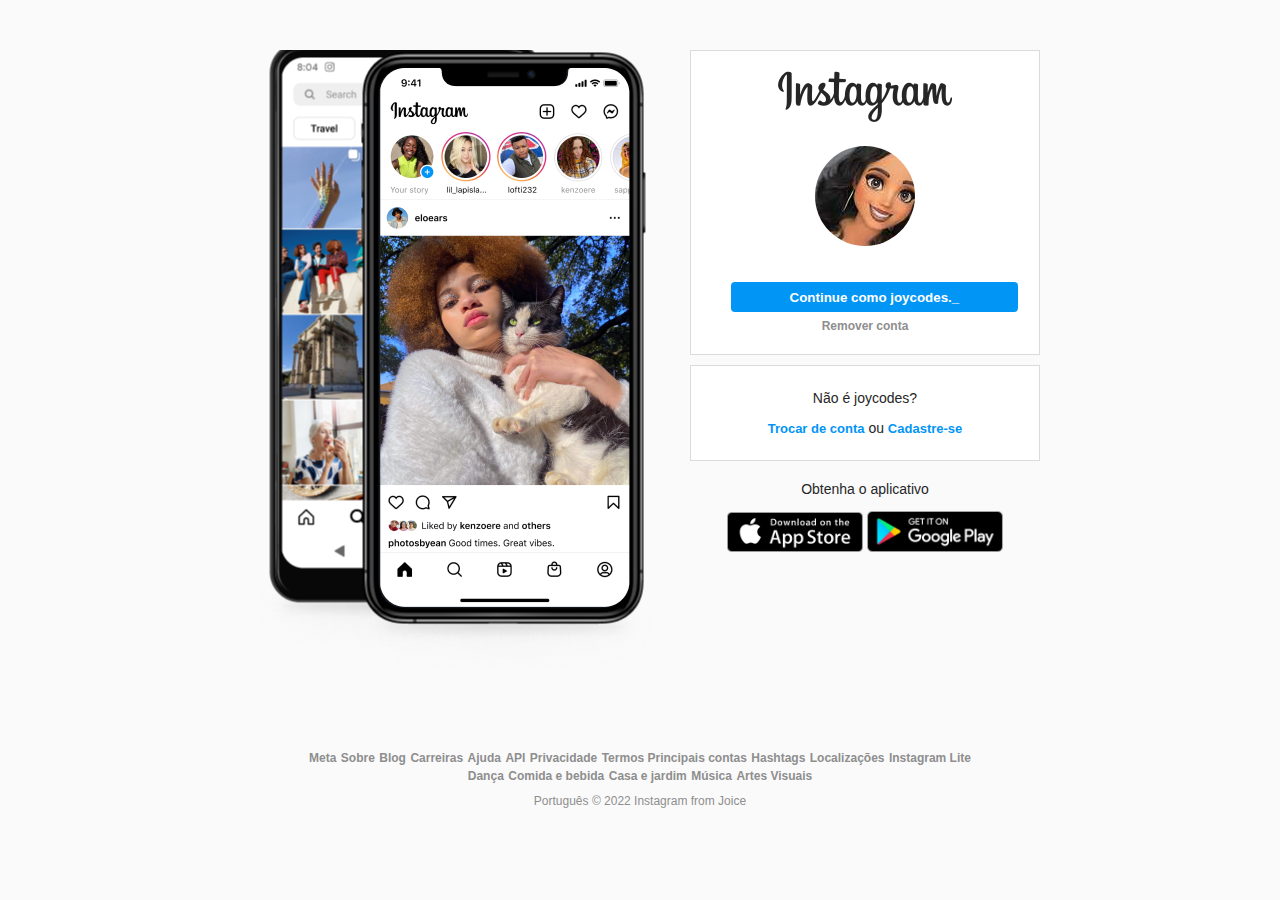
<file: index.html>
<!DOCTYPE html>
<html lang="pt-br">
<head>
    <meta charset="UTF-8">
    <meta http-equiv="X-UA-Compatible" content="IE=edge">
    <meta name="viewport" content="width=device-width, initial-scale=1.0">
    <link rel="stylesheet" href="style.css">
    <title>Instagram</title>
</head>
<body>
    <section class="container">
        <div class="pitch">
            <img class="imgphone"src="imagens/imgphone.png" alt="imagem instagram">
        </div>
        <div class="form">
            
                <div class="formulario">
                    <img src="imagens/logo.png" class="instagram-logo" alt="instagram logo">
                    <div class="fotoperfil">
                        <img src="imagens/fotoperfill.jpg" class= "foto-perfil" alt="foto de perfil">
                    </div>
                    <button class="button" type="button">Continue como joycodes._</button>
                    <a href="#" class="instagram-logout">Remover conta</a>
                </div>
            
                <div class="signup">
                    <p class="not-account">Não é joycodes?</p>
                    <p class="not-account">
                        <a class="link-azul" href="login.html">Trocar de conta</a>
                        ou
                        <a class="link-azul" href="login.html">Cadastre-se</a>
                    </p>
                </div>
            <div class="get-app">
               <p>Obtenha o aplicativo</p> 
                <a href="/">
                    <img class="imgapp"src="imagens/app-store.png" alt="download aple store">
                </a>
                <a href="/">
                    <img class="imgapp" src="imagens/google-play.png" alt="download google play">
                </a>
            </div>
        </div>
    </section>
    <footer class="footer">
        <nav class="links">
            <a href="/">Meta</a>
            <a href="/">Sobre</a>
            <a href="/">Blog</a>
            <a href="/">Carreiras</a>
            <a href="/">Ajuda</a>
            <a href="/">API</a>
            <a href="/">Privacidade</a>
            <a href="/">Termos </a>
            <a href="/">Principais contas</a>
            <a href="/">Hashtags</a>
            <a href="/">Localizações</a>
            <a href="/">Instagram Lite</a>
           <a href="/">Dança</a>
            <a href="/">Comida e bebida</a>
            <a href="/">Casa e jardim</a>
            <a href="/">Música</a>
            <a href="/">Artes Visuais</a>
        </nav>
        <div class="copy">
            <span>Português</span>
            <span>© 2022 Instagram from Joice</span>

        </div>


    </footer>
    
</body>
</html>
</file>
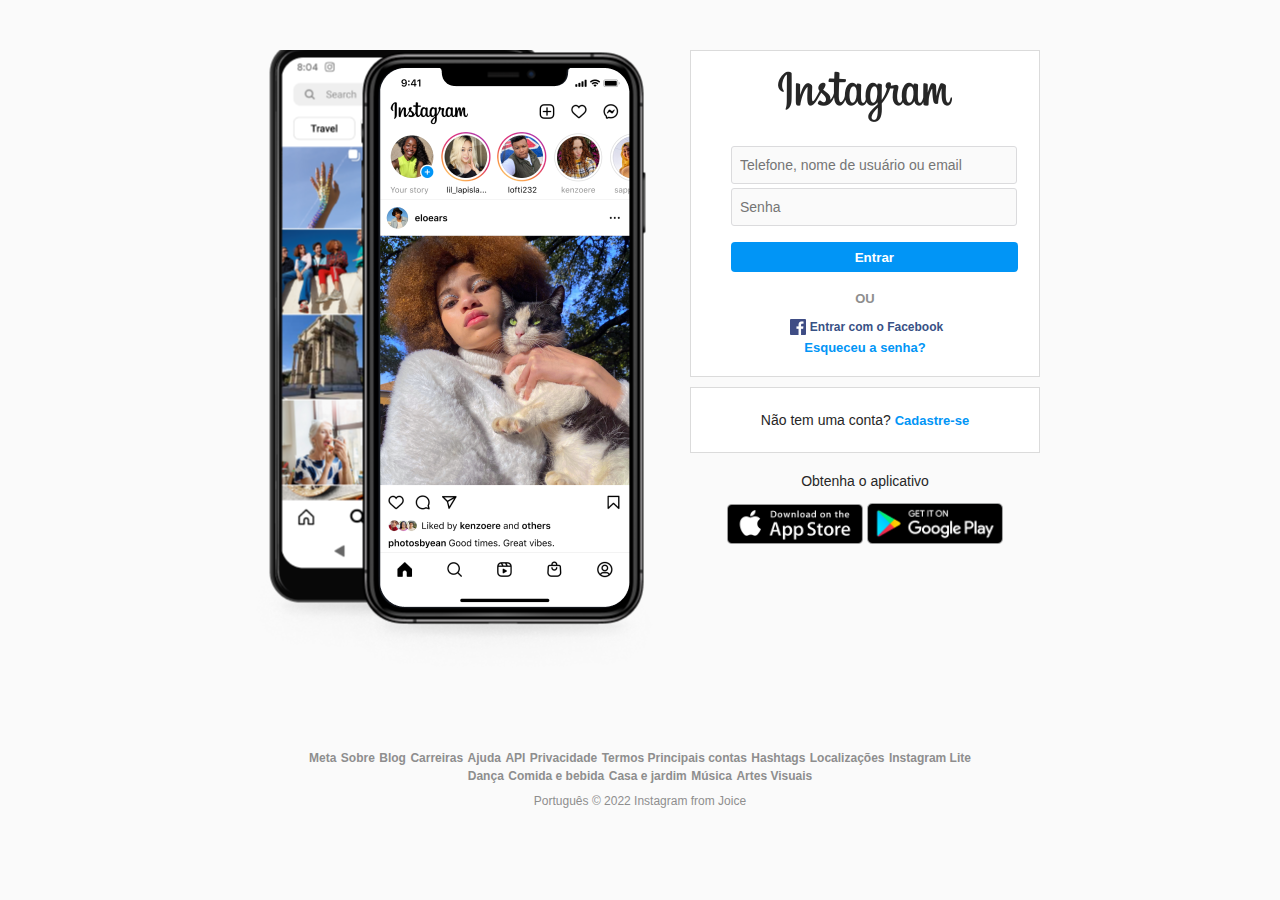
<file: login.html>
<!DOCTYPE html>
<html lang="pt-br">
<head>
    <meta charset="UTF-8">
    <meta http-equiv="X-UA-Compatible" content="IE=edge">
    <meta name="viewport" content="width=device-width, initial-scale=1.0">
    <link rel="stylesheet" href="style.css">
    <title>Instagram</title>
</head>
<body>
    <section class="container">
        <div class="pitch">
            <img class="imgphone"src="imagens/imgphone.png" alt="imagem instagram">
        </div>
        <div class="form">
            <div class="formulario">
                <img class="logo" src="imagens/logo.png" alt="Instagram logo">
                <input class="input" type="text" name="uname" placeholder="Telefone, nome de usuário ou email">
                <input class="input" type="password" name="password" placeholder="Senha">
                <button class="button" type="button">Entrar</button>

                <div class="separator">OU</div>
                <a href="https://pt-br.facebook.com" class="login-com-face"> <img src="imagens/fb.png" alt="icone facebook"> Entrar com o Facebook</a>
                <a href="./" class="link-azul"> Esqueceu a senha?</a>
            </div>

            <div class="signup">
                <p>Não tem uma conta? <a class="link-azul" href="https://www.instagram.com/accounts/emailsignup/">Cadastre-se</a></p>
            </div>
            <div class="get-app">
               <p>Obtenha o aplicativo</p> 
                <a href="/">
                    <img class="imgapp"src="imagens/app-store.png" alt="download aple store">
                </a>
                <a href="/">
                    <img class="imgapp" src="imagens/google-play.png" alt="download google play">
                </a>
            </div>
        </div>
    </section>
    <footer class="footer">
        <nav class="links">
            <a href="/">Meta</a>
            <a href="/">Sobre</a>
            <a href="/">Blog</a>
            <a href="/">Carreiras</a>
            <a href="/">Ajuda</a>
            <a href="/">API</a>
            <a href="/">Privacidade</a>
            <a href="/">Termos </a>
            <a href="/">Principais contas</a>
            <a href="/">Hashtags</a>
            <a href="/">Localizações</a>
            <a href="/">Instagram Lite</a>
           <a href="/">Dança</a>
            <a href="/">Comida e bebida</a>
            <a href="/">Casa e jardim</a>
            <a href="/">Música</a>
            <a href="/">Artes Visuais</a>
        </nav>
        <div class="copy">
            <span>Português</span>
            <span>© 2022 Instagram from Joice</span>

        </div>


    </footer>
    
</body>
</html>
</file>
<file: style.css>
body{
    margin: 0;
    padding: 0;
    background-color: #fafafa;
    font-family: -apple-system,Helvetica,Arial,sans-serif;
    color: #262626 ;
}
a{
    text-decoration: none;
}
.container{
    width: 800px;
    display: grid;
    grid-template-columns: 1fr 350px;
    column-gap: 1.25rem;
    margin:50px auto 80px;
    text-align: center;
} 

.pitch{
   height: 618px;
   position: relative;
   background: url('imagens/phone.png') no-repeat center; 
}

.imgphone{
    position: absolute;
    top:17px;
    left:140px;
}

.formulario{
        text-align: center;
        border: 1px solid rgb(219,219,219);
        background-color: #fff;
        padding: 1.25rem 2.5rem;
        margin-bottom: 10px;
}

.logo{
    margin-bottom: 20px;
}

.input{
    font-size: 14px;
    border-radius: 3px;
    color: #262626;
    width: 100%;
    height: 36px ;
    border-spacing: border-box;
    border: 1px solid #dbdbdd;
    background-color: #fafafa;
    margin-bottom: 0.25rem;
    padding: 0 8px;
}

.button{
    color: #fff;
    font-weight: bold;
    appearance: none;
    height: 30px;
    width: 107%;
    border: 0;
    border-radius: 4px;
    border-spacing: border-box;
    margin-bottom: 0.25rem;
    margin-top: 12px;
    background-color: #0195f6;
   
}

.separator{
    color: #8e8e8e ;
    text-transform: uppercase;
    font-weight:bold;
    font-size: 13px;
    margin: 15px 0 10px;
    display: flex;
    align-items: center;
    justify-content: center;
}

    .login-com-face{
        color: #385185;
        font-weight: bold;
        display: flex;
        align-items: center;
        justify-content: center;
        margin: 0 auto 1,1rem;
    }

    .forgotpassword{
        color: #00376b;
        font-size: 3px;
    }

    .signup{
        border: 1px solid #dbdbdb;
        background-color: #ffffff;
        padding: 10px ;
        margin-bottom: 20px ;
        font-size: 14px;
    }

    a{
        font-weight: bold;
        color: #8e8e8e;
        font-size: 12px;
    }

    .get-app{
        color: #262626;
        font-size: 0.875rem ;
    }

    .imgapp{
        width: 136px;
    }

    .footer{
        width: 680px;
        margin: 0 auto;
        text-align: center;
    }

    .links{
        margin-bottom: 10px ;
        margin: 0 6px 10px;
    }

    .copy{
        color: #8e8e8e;
        font-size: 12px;
    }

    .foto-perfil{
        display: inline-block;
        justify-content: center;
        align-items: center;
        border-radius: 50%;
        overflow:hidden;
        margin-bottom: 20px;
        margin-top: 20px;
    }
    
    .foto-perfil img{
        height: 6rem;
    }

    .link-azul{
        color: #0195f6;
        font-size: 13px;
    }
</file>
